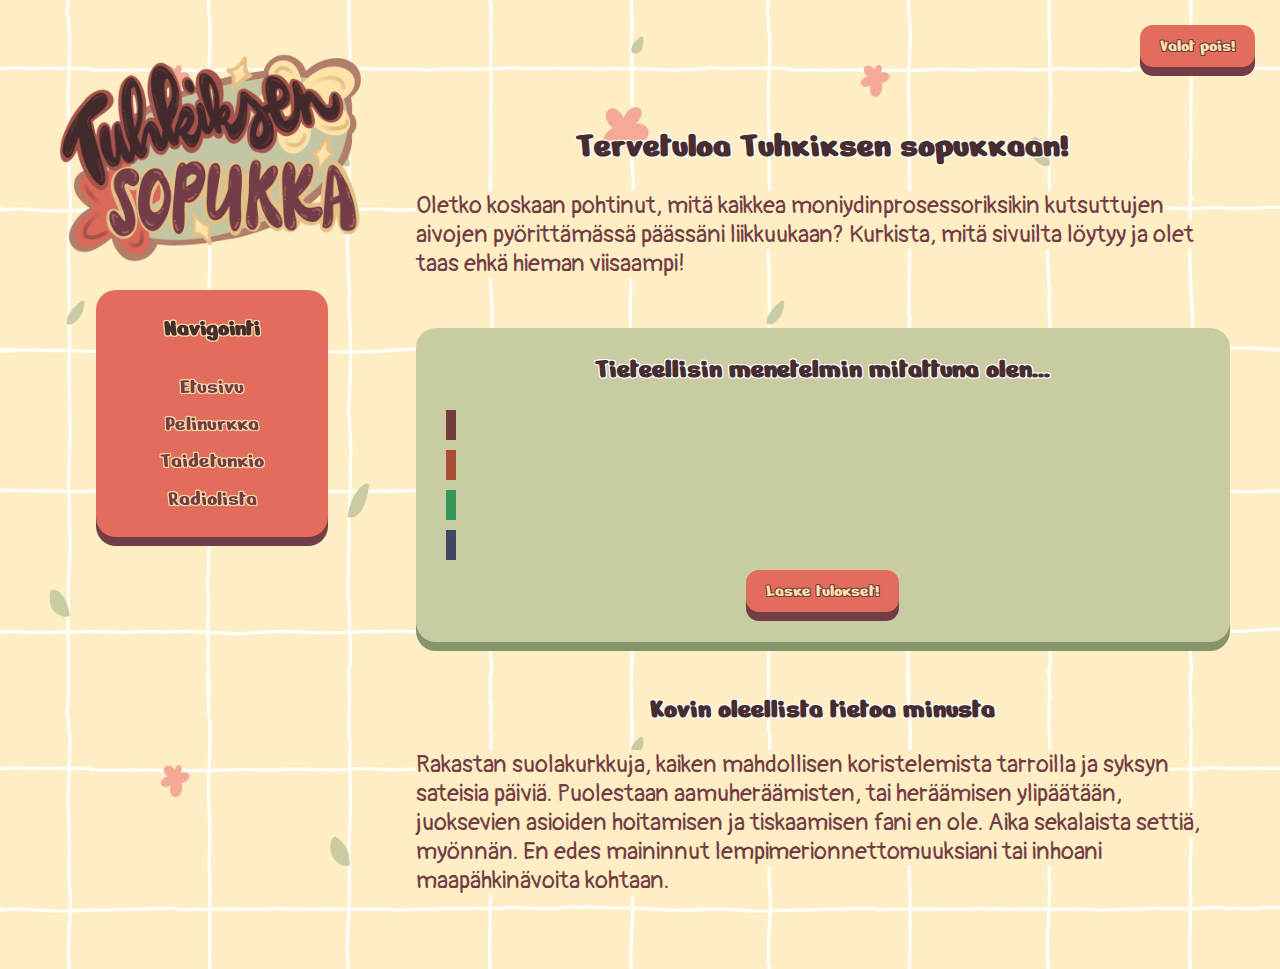
<file: index.html>
<!DOCTYPE html>
<html lang="fi">
  <head>
    <title>Tuhkiksen sopukka</title>
    <meta charset="utf-8" />
    <meta name="viewport" content="width=device-width, initial-scale=1" />
    <meta name="description" content="Tutustu Tuhkikseen." />
    <meta name="author" content="Venla Tuhkanen" />
    <link id="tyyli" rel="stylesheet" href="/css/tyyli.css" />
    <link id="mobiilityyli" rel="stylesheet" href="/css/mobiilityyli.css" />
    <link id="palkittyyli" rel="stylesheet" href="/css/palkittyyli.css" />
    <link rel="preconnect" href="https://fonts.googleapis.com">
    <link rel="preconnect" href="https://fonts.gstatic.com" crossorigin>
    <link rel='preconnect' href='https://fonts.gstatic.com' crossorigin>
    <link rel="preload" as="style" href="https://fonts.googleapis.com/css2?family=Nerko+One&family=Pangolin&display=swap">
    <link href="https://fonts.googleapis.com/css2?family=Nerko+One&family=Pangolin&display=swap" rel="stylesheet">
  </head>
  <script src="/js/index.js"></script>
  <script>
    vaihdaValittuTeema();
  </script>
  <body>
    <article id="vasen">
      <a href="index.html"><img id="logo" src="/img/logo.png" alt="Tuhkiksen sopukka -logo" /></a>
      <nav id="konenavi">
        <h2 id="navigointi">Navigointi</h2>
        <div id="linkit">
          <a href="index.html">Etusivu</a>
          <br>
          <a href="pelinurkka.html">Pelinurkka</a>
          <br />
          <a href="taidetunkio.html">Taidetunkio</a>
          <br />
          <a href="radiolista.html">Radiolista</a>
        </div>
      </nav>
    </article>
    <nav id="mobiilinavi">
      <button id="navinappi" onclick="navigointi()">Navigointi</button>
      <div id="mobiililinkit" style="display: none;">
        <a href="index.html">Etusivu</a>
        <br>
        <a href="pelinurkka.html">Pelinurkka</a>
        <br />
        <a href="taidetunkio.html">Taidetunkio</a>
        <br />
        <a href="radiolista.html">Radiolista</a>
      </div>
    </nav>
    <main>
      <article id="oikea">
        <button id="tummanappi" class="painike" onclick="tummaTila()" onload="valoTarkistus()">
          Valot pois!
        </button>
        <button id="valonappi" class="painike" onclick="valoTila()" onload="valoTarkistus()">
          Valot päälle!
        </button>
        <header>
          <h1>Tervetuloa Tuhkiksen sopukkaan!</h1>
        </header>
        <p>
          <span class="teksti"
            >Oletko koskaan pohtinut, mitä kaikkea moniydinprosessoriksikin
            kutsuttujen aivojen pyörittämässä päässäni liikkuukaan? Kurkista,
            mitä sivuilta löytyy ja olet taas ehkä hieman viisaampi!</span
          >
        </p>

        <div class="palkit">
          <h2>Tieteellisin menetelmin mitattuna olen...</h2>
          <p id="hopottaja" class="palkki">
            <span class="palkkiteksti">höpöttäjä 99%</span>
          </p>
          <p id="pohtija" class="palkki">
            <span class="palkkiteksti">pohtija 87%</span>
          </p>
          <p id="taiteilija" class="palkki">
            <span class="palkkiteksti">taiteilijasielu 68%</span>
          </p>
          <p id="holmoilija" class="palkki">
            <span class="palkkiteksti">hölmöilijä 83%</span>
          </p>
          <div id="nappi">
            <button class="painike" onclick="laske()">Laske tulokset!</button>
          </div>
        </div>

        <h2>Kovin oleellista tietoa minusta</h2>
        <p>
          <span class="teksti"
            >Rakastan suolakurkkuja, kaiken mahdollisen koristelemista tarroilla
            ja syksyn sateisia päiviä. Puolestaan aamuheräämisten, tai
            heräämisen ylipäätään, juoksevien asioiden hoitamisen ja tiskaamisen
            fani en ole. Aika sekalaista settiä, myönnän. En edes maininnut
            lempimerionnettomuuksiani tai inhoani maapähkinävoita kohtaan.</span
          >
        </p>
      </article>
    </main>
  </body>
</html>
</file>
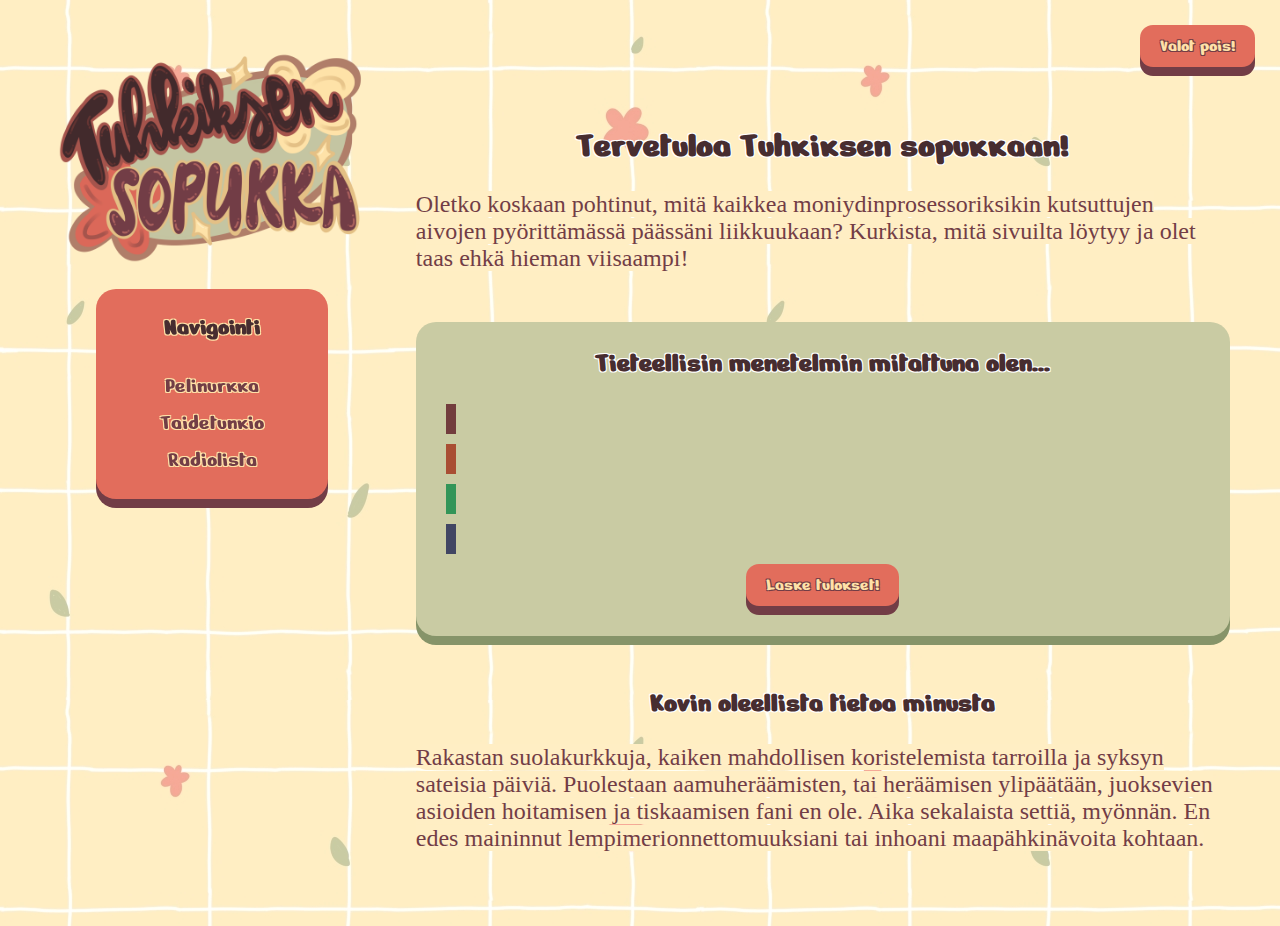
<file: html/index.html>
<!DOCTYPE html>
<html lang="fi">
  <head>
    <title>Tuhkiksen sopukka</title>
    <meta charset="utf-8" />
    <meta name="viewport" content="width=device-width, initial-scale=1" />
    <meta name="description" content="Tutustu Tuhkikseen." />
    <meta name="author" content="Venla Tuhkanen" />
    <link id="tyyli" rel="stylesheet" href="../css/tyyli.css" />
    <link id="mobiilityyli" rel="stylesheet" href="../css/mobiilityyli.css" />
    <link id="palkittyyli" rel="stylesheet" href="../css/palkittyyli.css" />
    <link rel="preconnect" href="https://fonts.googleapis.com" />
    <link rel="preconnect" href="https://fonts.gstatic.com" crossorigin />
    <link
      href="https://fonts.googleapis.com/css2?family=Leckerli+One&family=Nerko+One&display=swap"
      rel="stylesheet"
    />
  </head>

  <body>
    <article id="vasen">
      <img id="logo" src="../img/logo.png" alt="Tuhkiksen sopukka -logo" />
      <nav id="konenavi">
        <h2 id="navigointi">Navigointi</h2>
        <div id="linkit">
          <a href="pelinurkka.html">Pelinurkka</a>
          <br />
          <a href="taidetunkio.html">Taidetunkio</a>
          <br />
          <a href="radiolista.html">Radiolista</a>
        </div>
      </nav>
    </article>
    <nav id="mobiilinavi">
      <button id="navinappi" onclick="navigointi()">Navigointi</button>
      <div id="mobiililinkit">
        <a href="pelinurkka.html">Pelinurkka</a>
        <br />
        <a href="taidetunkio.html">Taidetunkio</a>
        <br />
        <a href="radiolista.html">Radiolista</a>
      </div>
    </nav>
    <main>
      <article id="oikea">
        <button id="tummanappi" class="painike" onclick="tummaTila()">
          Valot pois!
        </button>
        <button id="valonappi" class="painike" onclick="valoTila()">
          Valot päälle!
        </button>
        <header>
          <h1>Tervetuloa Tuhkiksen sopukkaan!</h1>
        </header>
        <p>
          <span class="teksti"
            >Oletko koskaan pohtinut, mitä kaikkea moniydinprosessoriksikin
            kutsuttujen aivojen pyörittämässä päässäni liikkuukaan? Kurkista,
            mitä sivuilta löytyy ja olet taas ehkä hieman viisaampi!</span
          >
        </p>

        <div class="palkit">
          <h2>Tieteellisin menetelmin mitattuna olen...</h2>
          <p id="hopottaja" class="palkki">
            <span class="palkkiteksti">höpöttäjä 99%</span>
          </p>
          <p id="pohtija" class="palkki">
            <span class="palkkiteksti">pohtija 87%</span>
          </p>
          <p id="taiteilija" class="palkki">
            <span class="palkkiteksti">taiteilijasielu 68%</span>
          </p>
          <p id="holmoilija" class="palkki">
            <span class="palkkiteksti">hölmöilijä 83%</span>
          </p>
          <div id="nappi">
            <button class="painike" onclick="laske()">Laske tulokset!</button>
          </div>
        </div>

        <h2>Kovin oleellista tietoa minusta</h2>
        <p>
          <span class="teksti"
            >Rakastan suolakurkkuja, kaiken mahdollisen koristelemista tarroilla
            ja syksyn sateisia päiviä. Puolestaan aamuheräämisten, tai
            heräämisen ylipäätään, juoksevien asioiden hoitamisen ja tiskaamisen
            fani en ole. Aika sekalaista settiä, myönnän. En edes maininnut
            lempimerionnettomuuksiani tai inhoani maapähkinävoita kohtaan.</span
          >
        </p>
      </article>
    </main>
    <script src="../js/index.js"></script>
  </body>
</html>
</file>
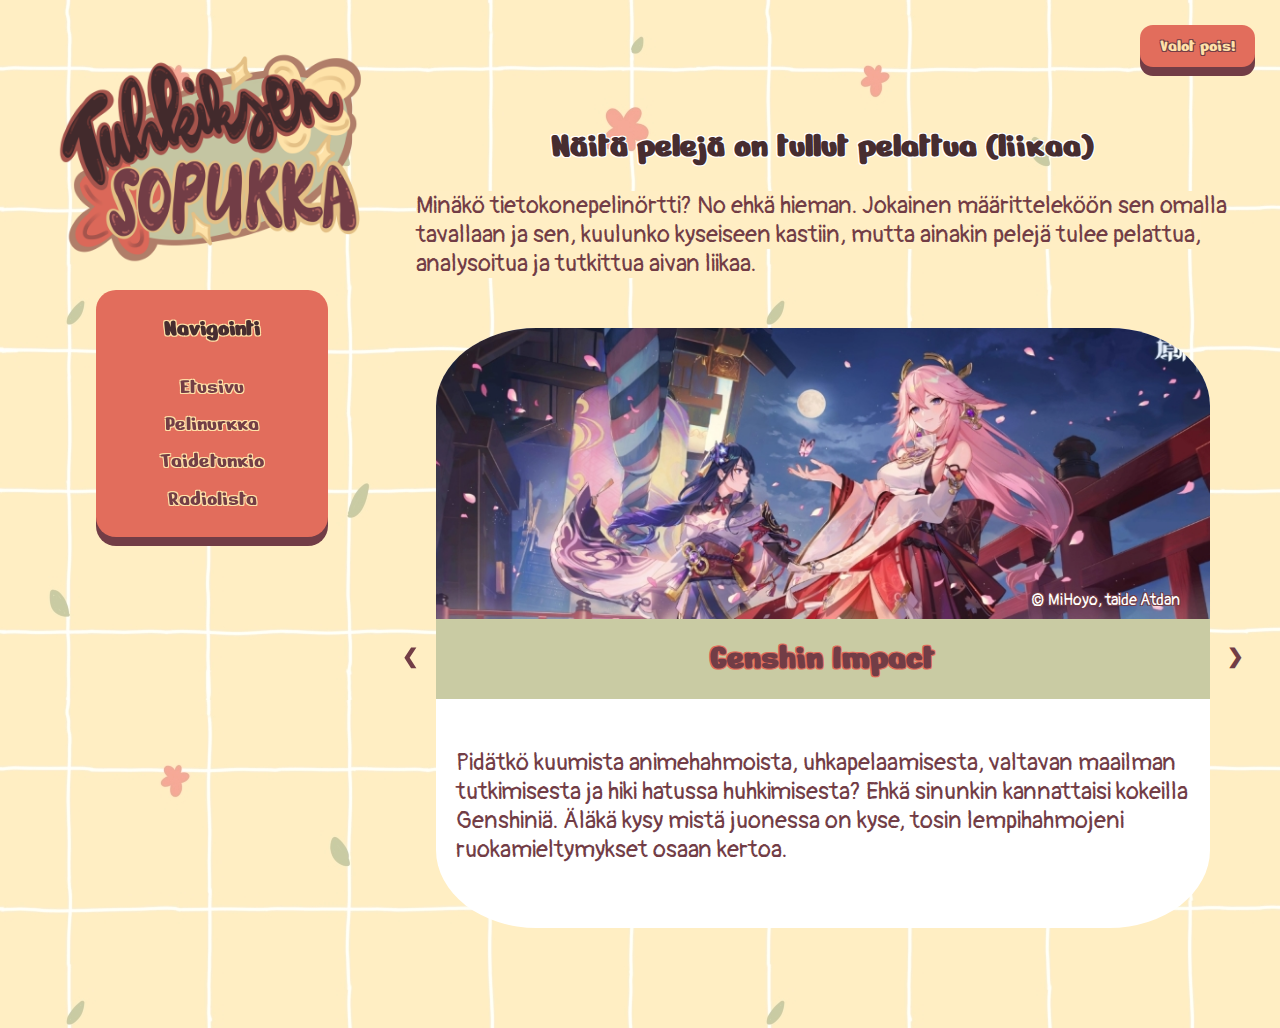
<file: pelinurkka.html>
<!DOCTYPE html>
<html lang="fi">
  <head>
    <title>Pelinurkka</title>
    <meta charset="utf-8" />
    <meta name="viewport" content="width=device-width, initial-scale=1" />
    <meta name="description" content="Tutustu Tuhkikseen." />
    <meta name="author" content="Venla Tuhkanen" />
    <link id="tyyli" rel="stylesheet" href="/css/tyyli.css" />
    <link id="mobiilityyli" rel="stylesheet" href="/css/mobiilityyli.css" />
    <link id="palkittyyli" rel="stylesheet" href="/css/palkittyyli.css" />
    <link id= "pelityyli" rel="stylesheet" href="/css/pelityyli.css" />
    <link rel="preconnect" href="https://fonts.googleapis.com">
    <link rel="preconnect" href="https://fonts.gstatic.com" crossorigin>
    <link rel="preload" as="style" href="https://fonts.googleapis.com/css2?family=Nerko+One&family=Pangolin&display=swap">
    <link href="https://fonts.googleapis.com/css2?family=Nerko+One&family=Pangolin&display=swap" rel="stylesheet">
  <script src="/js/index.js"></script>
  <script>
    vaihdaValittuTeema();
  </script>
  <body>
    <article id="vasen">
      <a href="index.html"><img id="logo" src="/img/logo.png" alt="Tuhkiksen sopukka -logo" /></a>
      <nav id="konenavi">
        <h2 id="navigointi">Navigointi</h2>
        <div id="linkit">
          <a href="index.html">Etusivu</a>
          <br />
          <a href="pelinurkka.html">Pelinurkka</a>
          <br />
          <a href="taidetunkio.html">Taidetunkio</a>
          <br />
          <a href="radiolista.html">Radiolista</a>
        </div>
      </nav>
    </article>
    <nav id="mobiilinavi">
      <button id="navinappi" onclick="navigointi()">Navigointi</button>
      <div id="mobiililinkit" style="display: none;">
        <a href="index.html">Etusivu</a>
        <br />
        <a href="pelinurkka.html">Pelinurkka</a>
        <br />
        <a href="taidetunkio.html">Taidetunkio</a>
        <br />
        <a href="radiolista.html">Radiolista</a>
      </div>
    </nav>
    <article id="oikea">
      <button id="tummanappi" class="painike" onclick="tummaTila()" onload="valoTarkistus()">
        Valot pois!
      </button>
      <button id="valonappi" class="painike" onclick="valoTila()" onload="valoTarkistus()">
        Valot päälle!
      </button>
      <header><h1>Näitä pelejä on tullut pelattua (liikaa)</h1></header>
      <p>
        <span class="teksti"
          >Minäkö tietokonepelinörtti? No ehkä hieman. Jokainen määritteleköön
          sen omalla tavallaan ja sen, kuulunko kyseiseen kastiin, mutta ainakin
          pelejä tulee pelattua, analysoitua ja tutkittua aivan liikaa.</span
        >
      </p>
      <div class="galleria peli">
        <div class="slidet peli">
          <div class="kuva">
            <img
              src="/img/genshin.jpg"
              alt="Japanilaistyyliset hahmot Raiden Ei ja Yae Miko pelistä Genshin Impact."
            />
            <p class="tekijanoikeudet">&#169; MiHoyo, taide Atdan</p>
          </div>

          <h2 class="pelinimi">Genshin Impact</h2>
          <p>
            Pidätkö kuumista animehahmoista, uhkapelaamisesta, valtavan maailman
            tutkimisesta ja hiki hatussa huhkimisesta? Ehkä sinunkin kannattaisi
            kokeilla Genshiniä. Äläkä kysy mistä juonessa on kyse, tosin
            lempihahmojeni ruokamieltymykset osaan kertoa.
          </p>
        </div>

        <div class="slidet peli">
          <div class="kuva">
            <img
              src="/img/botw.jpg"
              alt="Hahmo seisomassa kielekkeellä, josta näkyy autio metsämaisema ja tulivuori taustalla."
            />
            <p class="tekijanoikeudet">&#169; Nintendo</p>
          </div>
          <h2 class="pelinimi zelda">
            The Legend of Zelda: Breath of the Wild
          </h2>
          <p>
            Jos haluat tutkia valtavaa maailmaa ilman uhkapelaamista tai
            hahmojen kuolaamista, tämä on loistava vaihtoehto kokeilla. Juoni
            tosin saa herkimmille tipan linssiin useammankin kerran, jos olet
            oikein investoitunut. Valtakunnan pelastamisessa ei ole kiire,
            keksit kyllä vaikka ja mitä sekoiltavaa.
          </p>
        </div>
        <div class="slidet peli">
          <div class="kuva">
            <img
              src="/img/witcher.jpg"
              alt="Mies hevosen selässä. Taustalla pieni keskiaikainen kylä, metsää ja vuori."
            />
            <p class="tekijanoikeudet">&#169; CDPR</p>
          </div>
          <h2 class="pelinimi">The Witcher 3: Wild Hunt</h2>
          <p>
            Pääset taas juoksemaan (sekä uimaan, ratsastamaan tai vaikka
            etenemään kuperkeikoilla) pitkin valtavaa maailmaa. Tosin helposti
            jumittuu tuntikausiksi pelaamaan ehkä parasta korttipeliä ikinä
            seikkailemisen sijaan. Tämä ei koko perheen peli ole verisistä
            taisteluista ja kiusallisesta naisten jyystämisestä johtuen.
            Kylläkin koko perheeni on peliä pelannut tai seurannut sivusta.
          </p>
        </div>

        <!-- painikkeet, joilla liikutaan -->
        <a class="edellinen peli" onclick="liikuPeliSlide(-1)">&#10094;</a>
        <a class="seuraava peli" onclick="liikuPeliSlide(1)">&#10095;</a>
      </div>
    </article>
  </body>
</html>
</file>
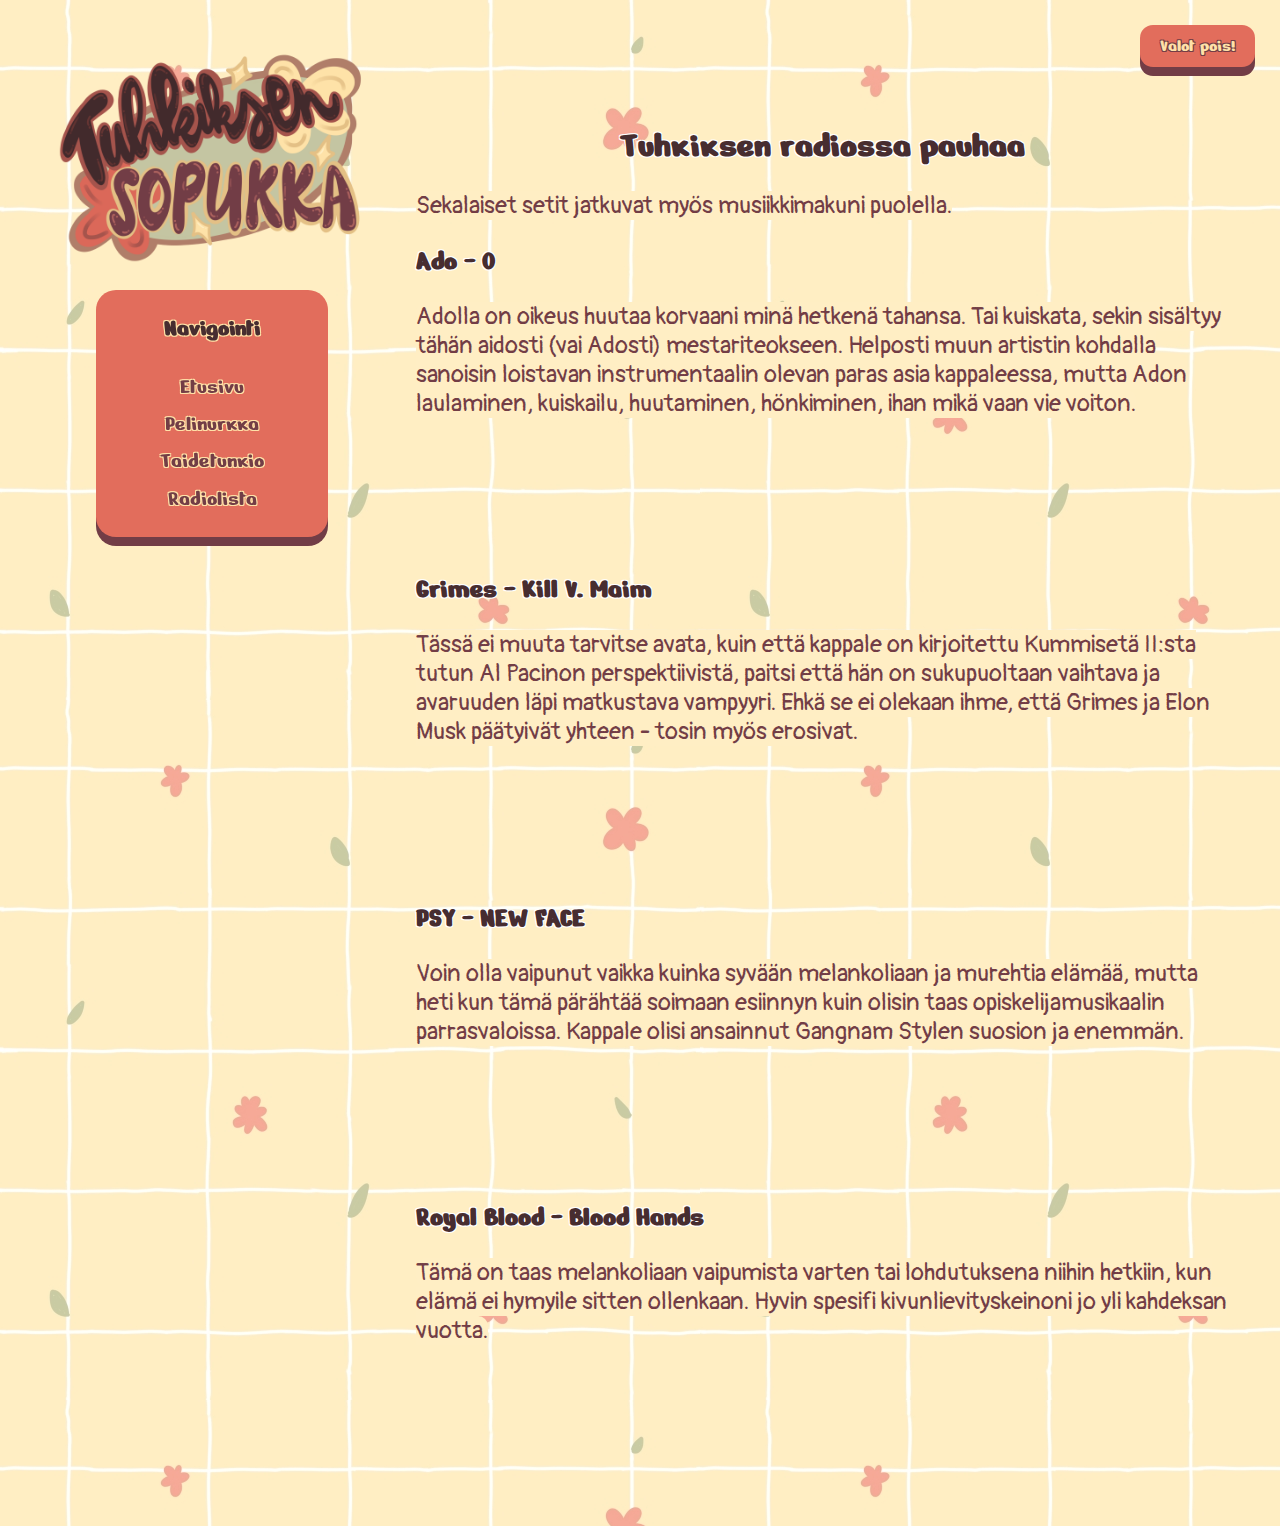
<file: radiolista.html>
<!DOCTYPE html>
<html lang="fi">
  <head>
    <title>Radiolista</title>
    <meta charset="utf-8" />
    <meta name="viewport" content="width=device-width, initial-scale=1" />
    <meta name="description" content="Tutustu Tuhkikseen." />
    <meta name="author" content="Venla Tuhkanen" />
    <link id="tyyli" rel="stylesheet" href="/css/tyyli.css" />
    <link id="mobiilityyli" rel="stylesheet" href="/css/mobiilityyli.css" />
    <link id="palkittyyli" rel="stylesheet" href="/css/palkittyyli.css" />
    <link rel="preconnect" href="https://fonts.googleapis.com">
    <link rel="preconnect" href="https://fonts.gstatic.com" crossorigin>
    <link rel="preload" as="style" href="https://fonts.googleapis.com/css2?family=Nerko+One&family=Pangolin&display=swap">
    <link href="https://fonts.googleapis.com/css2?family=Nerko+One&family=Pangolin&display=swap" rel="stylesheet">
  </head>
  <script src="/js/index.js"></script>
  <script>
    vaihdaValittuTeema();
  </script>

  <body>
    <article id="vasen">
      <a href="index.html"><img id="logo" src="/img/logo.png" alt="Tuhkiksen sopukka -logo" /></a>
      <nav id="konenavi">
        <h2 id="navigointi">Navigointi</h2>
        <div id="linkit">
          <a href="index.html">Etusivu</a>
          <br>
          <a href="pelinurkka.html">Pelinurkka</a>
          <br>
          <a href="taidetunkio.html">Taidetunkio</a>
          <br>
          <a href="radiolista.html">Radiolista</a>
        </div>
      </nav>
    </article>
    <nav id="mobiilinavi">
      <button id="navinappi" onclick="navigointi()">Navigointi</button>
      <div id="mobiililinkit" style="display: none;">
        <a href="index.html">Etusivu</a>
        <br />
        <a href="pelinurkka.html">Pelinurkka</a>
        <br />
        <a href="taidetunkio.html">Taidetunkio</a>
        <br />
        <a href="radiolista.html">Radiolista</a>
      </div>
    </nav>
    <article id="oikea">
      <button id="tummanappi" class="painike" onclick="tummaTila()" onload="valoTarkistus()">
        Valot pois!
      </button>
      <button id="valonappi" class="painike" onclick="valoTila()" onload="valoTarkistus()">
        Valot päälle!
      </button>
      <header><h1>Tuhkiksen radiossa pauhaa</h1></header>
      <p>
        <span class="teksti"
          >Sekalaiset setit jatkuvat myös musiikkimakuni puolella.</span
        >
      </p>

      <h2 class="kappale">Ado - O</h2>
      <p>
        <span class="teksti"
          >Adolla on oikeus huutaa korvaani minä hetkenä tahansa. Tai kuiskata,
          sekin sisältyy tähän aidosti (vai Adosti) mestariteokseen. Helposti
          muun artistin kohdalla sanoisin loistavan instrumentaalin olevan paras
          asia kappaleessa, mutta Adon laulaminen, kuiskailu, huutaminen,
          hönkiminen, ihan mikä vaan vie voiton.</span
        >
      </p>
      <iframe
        title="Ado - O Spotify-upotus"
        class="spotify"
        src="https://open.spotify.com/embed/track/4QySJOxAfh74N1MzGkXi1n?utm_source=generator"
        allowfullscreen=""
        allow="autoplay; clipboard-write; encrypted-media; fullscreen; picture-in-picture"
        loading="lazy"
        
      ></iframe>

      <h2 class="kappale">Grimes - Kill V. Maim</h2>
      <p>
        <span class="teksti"
          >Tässä ei muuta tarvitse avata, kuin että kappale on kirjoitettu
          Kummisetä II:sta tutun Al Pacinon perspektiivistä, paitsi että hän on
          sukupuoltaan vaihtava ja avaruuden läpi matkustava vampyyri. Ehkä se
          ei olekaan ihme, että Grimes ja Elon Musk päätyivät yhteen - tosin
          myös erosivat.</span
        >
      </p>
      <iframe
        title="Grimes - Kill V. Maim Spotify-upotus"
        class="spotify"
        src="https://open.spotify.com/embed/track/3WXhshrs1fzwF3rQE399Gq?utm_source=generator"
        allowfullscreen=""
        allow="autoplay; clipboard-write; encrypted-media; fullscreen; picture-in-picture"
        loading="lazy"
        
      ></iframe>

      <h2 class="kappale">PSY - NEW FACE</h2>
      <p>
        <span class="teksti"
          >Voin olla vaipunut vaikka kuinka syvään melankoliaan ja murehtia
          elämää, mutta heti kun tämä pärähtää soimaan esiinnyn kuin olisin taas
          opiskelijamusikaalin parrasvaloissa. Kappale olisi ansainnut Gangnam
          Stylen suosion ja enemmän.</span
        >
      </p>
      <iframe
        title="PSY - NEW FACE Spotify-upotus"
        class="spotify"
        src="https://open.spotify.com/embed/track/25YgkxnU4UzEG4ORni69Rw?utm_source=generator"
        allowfullscreen=""
        allow="autoplay; clipboard-write; encrypted-media; fullscreen; picture-in-picture"
        loading="lazy"
        
      ></iframe>

      <h2 class="kappale">Royal Blood - Blood Hands</h2>
      <p>
        <span class="teksti"
          >Tämä on taas melankoliaan vaipumista varten tai lohdutuksena niihin
          hetkiin, kun elämä ei hymyile sitten ollenkaan. Hyvin spesifi
          kivunlievityskeinoni jo yli kahdeksan vuotta.</span
        >
      </p>
      <iframe
        title="Royal Blood - Blood Hands Spotify-upotus"
        class="spotify"
        src="https://open.spotify.com/embed/track/0u2W89AQvH3sDVg7UX6YOT?utm_source=generator"
        allowfullscreen=""
        allow="autoplay; clipboard-write; encrypted-media; fullscreen; picture-in-picture"
        loading="lazy"
      ></iframe>
    </article>
  </body>
</html>
</file>
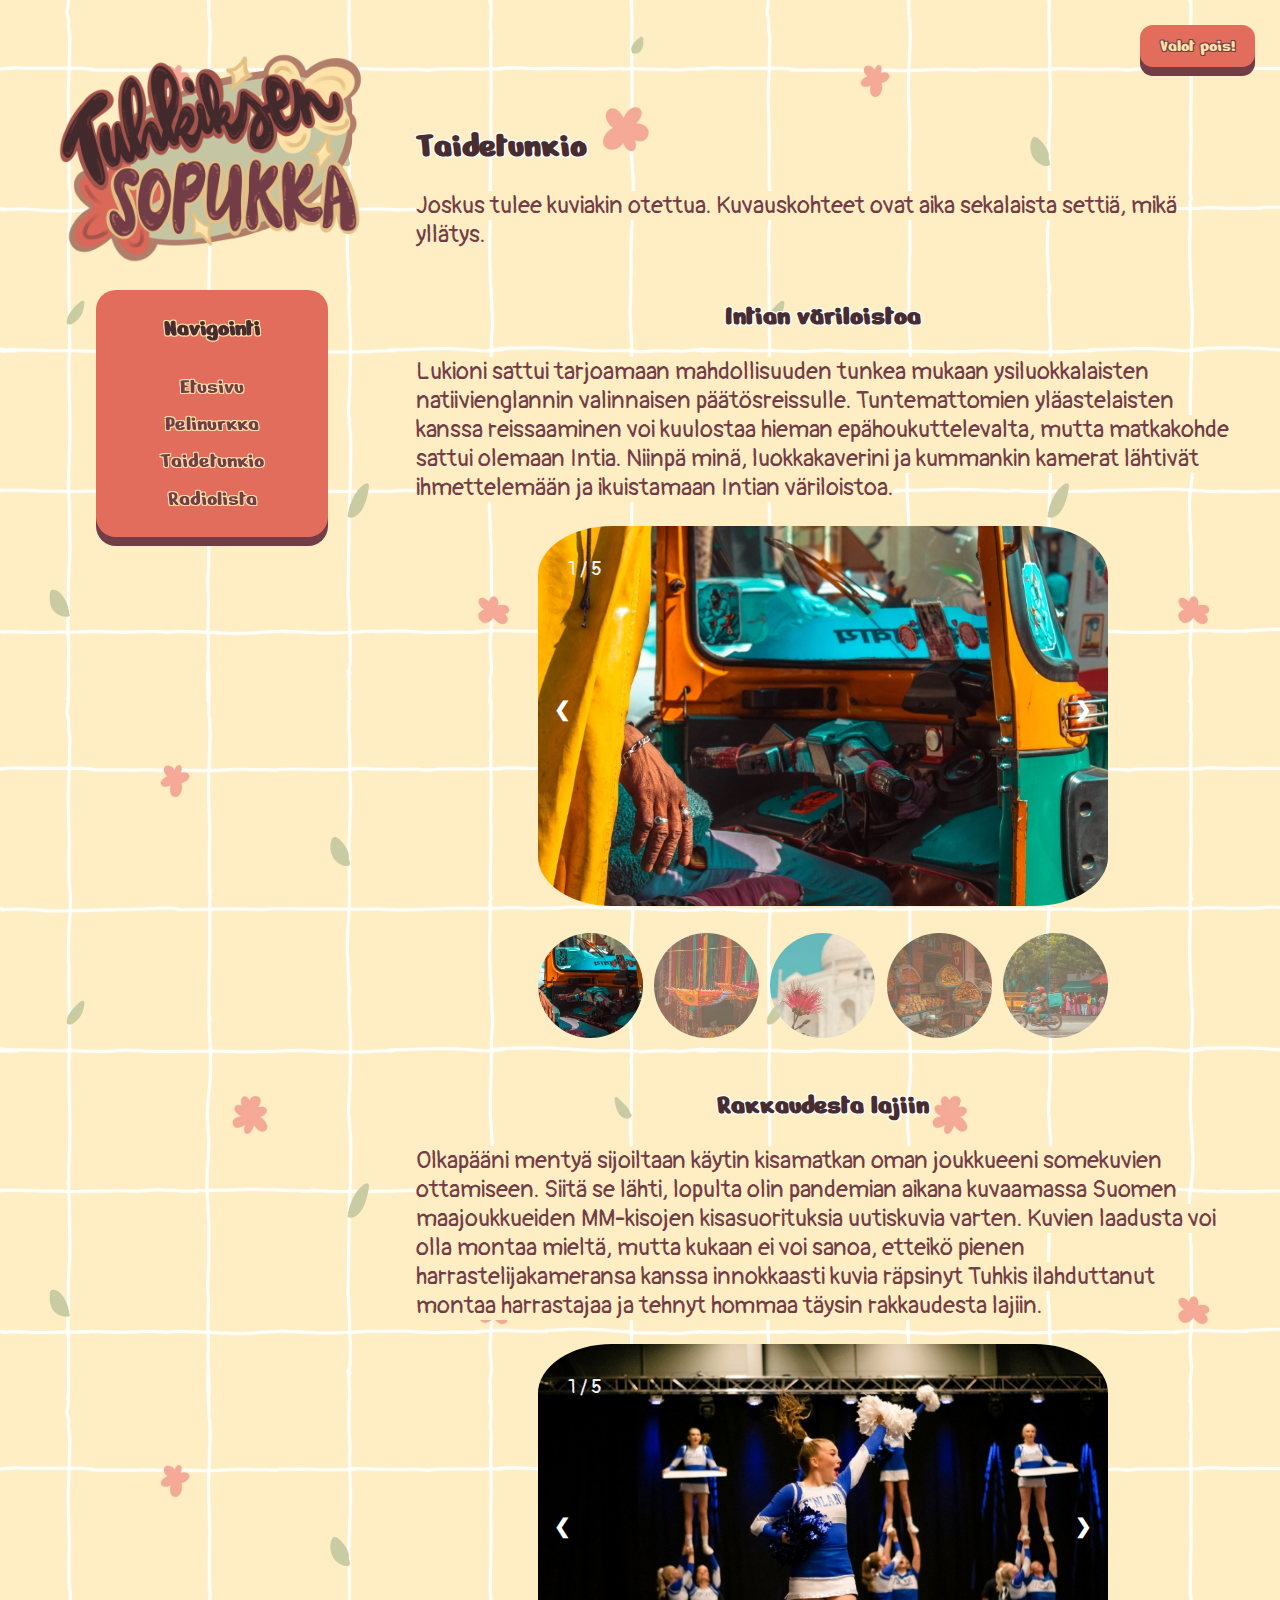
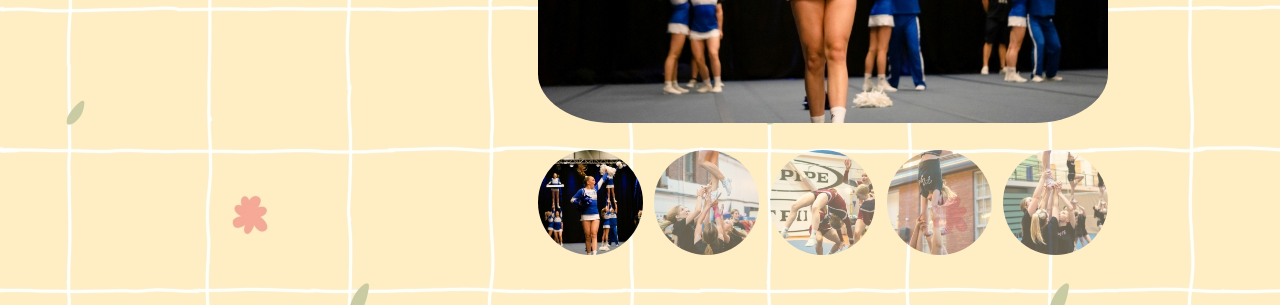
<file: taidetunkio.html>
<!DOCTYPE html>
<html lang="fi">
  <head>
    <title>Taidetunkio</title>
    <meta charset="utf-8" />
    <meta name="viewport" content="width=device-width, initial-scale=1" />
    <meta name="description" content="Tutustu Tuhkikseen." />
    <meta name="author" content="Venla Tuhkanen" />
    <link id="tyyli" rel="stylesheet" href="/css/tyyli.css" />
    <link id="mobiilityyli" rel="stylesheet" href="/css/mobiilityyli.css" />
    <link id="palkittyyli" rel="stylesheet" href="/css/palkittyyli.css" />
    <link rel="stylesheet" href="/css/taidetyyli.css" />
    <link rel="preconnect" href="https://fonts.googleapis.com">
    <link rel="preconnect" href="https://fonts.gstatic.com" crossorigin>
    <link rel="preload" as="style" href="https://fonts.googleapis.com/css2?family=Nerko+One&family=Pangolin&display=swap">
    <link href="https://fonts.googleapis.com/css2?family=Nerko+One&family=Pangolin&display=swap" rel="stylesheet">
  </head>
  <script src="/js/index.js"></script>
  <script>
    vaihdaValittuTeema();
  </script>
  <body>
    <article id="vasen">
      <a href="index.html"><img id="logo" src="/img/logo.png" alt="Tuhkiksen sopukka -logo" /></a>
      <nav id="konenavi">
        <h2 id="navigointi">Navigointi</h2>
        <div id="linkit">
          <a href="index.html">Etusivu</a>
          <br />
          <a href="pelinurkka.html">Pelinurkka</a>
          <br />
          <a href="taidetunkio.html">Taidetunkio</a>
          <br />
          <a href="radiolista.html">Radiolista</a>
        </div>
      </nav>
    </article>
    <nav id="mobiilinavi">
      <button id="navinappi" onclick="navigointi()">Navigointi</button>
      <div id="mobiililinkit" style="display: none;">
        <a href="index.html">Etusivu</a>
        <br />
        <a href="pelinurkka.html">Pelinurkka</a>
        <br />
        <a href="taidetunkio.html">Taidetunkio</a>
        <br />
        <a href="radiolista.html">Radiolista</a>
      </div>
    </nav>
    <article id="oikea">
      <button id="tummanappi" class="painike" onclick="tummaTila()" onload="valoTarkistus()">
        Valot pois!
      </button>
      <button id="valonappi" class="painike" onclick="valoTila()" onload="valoTarkistus()">
        Valot päälle!
      </button>
      <h1>Taidetunkio</h1>
      <p>
        <span class="teksti">
          Joskus tulee kuviakin otettua. Kuvauskohteet ovat aika sekalaista
          settiä, mikä yllätys.
        </span>
      </p>

      <!-- kuvagalleria 1 -->

      <h2>Intian väriloistoa</h2>
      <p>
        <span class="teksti"
          >Lukioni sattui tarjoamaan mahdollisuuden tunkea mukaan
          ysiluokkalaisten natiivienglannin valinnaisen päätösreissulle.
          Tuntemattomien yläastelaisten kanssa reissaaminen voi kuulostaa hieman
          epähoukuttelevalta, mutta matkakohde sattui olemaan Intia. Niinpä
          minä, luokkakaverini ja kummankin kamerat lähtivät ihmettelemään ja
          ikuistamaan Intian väriloistoa.</span
        >
      </p>
      <div class="galleria">
        <div class="slidet intia">
          <div class="numero intia">1 / 5</div>
          <img src="/img/intia1.jpg" alt="Tuk-tuk-kulkuneuvo" />
        </div>

        <!-- täysikokoiset kuvat ja niiden numerotekstit -->
        <div class="slidet intia">
          <div class="numero intia">2 / 5</div>
          <img
            src="/img/intia2.jpg"
            alt="Myyntikoju, etualalla värikkäitä sateenvarjoja"
          />
        </div>

        <div class="slidet intia">
          <div class="numero intia">3 / 5</div>
          <img
            src="/img/intia3.jpg"
            alt="Hyönteinen kukassa, taustalla Taj Mahal"
          />
        </div>

        <div class="slidet intia">
          <div class="numero intia">4 / 5</div>
          <img src="/img/intia4.jpg" alt="Ruokakoju" />
        </div>

        <div class="slidet intia">
          <div class="numero intia">5 / 5</div>
          <img
            src="/img/intia5.jpg"
            alt="Moottoripyöräilijä ajaa koululaisten ohi"
          />
        </div>

        <!-- painikkeet, joilla liikutaan -->
        <a class="edellinen intia" onclick="liikuIntiaSlide(-1)">&#10094;</a>
        <a class="seuraava intia" onclick="liikuIntiaSlide(1)">&#10095;</a>
        <!-- pikkukuvat -->
        <div class="rivi">
          <div class="sarake">
            <img
              class="pikkukuva intia"
              src="/img/pikkuintia1.jpg"
              onclick="isoIntiaSlide(1)"
              alt="Tuk-tuk-kulkuneuvo"
            />
          </div>

          <div class="sarake">
            <img
              class="pikkukuva intia"
              src="/img/pikkuintia2.jpg"
              onclick="isoIntiaSlide(2)"
              alt="Myyntikoju, etualalla värikkäitä sateenvarjoja"
            />
          </div>

          <div class="sarake">
            <img
              class="pikkukuva intia"
              src="/img/pikkuintia3.jpg"
              onclick="isoIntiaSlide(3)"
              alt="Hyönteinen kukassa, taustalla Taj Mahal"
            />
          </div>

          <div class="sarake">
            <img
              class="pikkukuva intia"
              src="/img/pikkuintia4.jpg"
              onclick="isoIntiaSlide(4)"
              alt="Ruokakoju"
            />
          </div>

          <div class="sarake">
            <img
              class="pikkukuva intia"
              src="/img/pikkuintia5.jpg"
              onclick="isoIntiaSlide(5)"
              alt="Moottoripyöräilijä ajaa koululaisten ohi"
            />
          </div>
        </div>
      </div>

      <h2>Rakkaudesta lajiin</h2>
      <p>
        <span class="teksti"
          >Olkapääni mentyä sijoiltaan käytin kisamatkan oman joukkueeni
          somekuvien ottamiseen. Siitä se lähti, lopulta olin pandemian aikana
          kuvaamassa Suomen maajoukkueiden MM-kisojen kisasuorituksia uutiskuvia
          varten. Kuvien laadusta voi olla montaa mieltä, mutta kukaan ei voi
          sanoa, etteikö pienen harrastelijakameransa kanssa innokkaasti kuvia
          räpsinyt Tuhkis ilahduttanut montaa harrastajaa ja tehnyt hommaa
          täysin rakkaudesta lajiin.</span
        >
      </p>
      <div class="galleria">
        <div class="slidet cheer">
          <div class="numero cheer">1 / 5</div>
          <img
            src="/img/cheer1.jpg"
            alt="Junioreiden sekamaajoukkue tekemässä MM-kisaohjelman huutoa. Etualalla tyttö huiskien kanssa."
          />
        </div>

        <!-- täysikokoiset kuvat ja niiden numerotekstit -->
        <div class="slidet cheer">
          <div class="numero cheer">2 / 5</div>
          <img
            src="/img/cheer2.jpg"
            alt="Cheerleaderit tekemässä stunttia, jossa nostajat pyörittävät yhdellä jalalla seisovaa nousijaa."
          />
        </div>

        <div class="slidet cheer">
          <div class="numero cheer">3 / 5</div>
          <img
            src="/img/cheer3.jpg"
            alt="Cheerleaderit tekemässä stunttia, nostajat valmiina nostamaan akrobaattista liikettä tekevän tytön."
          />
        </div>

        <div class="slidet cheer">
          <div class="numero cheer">4 / 5</div>
          <img
            src="/img/cheer4.jpg"
            alt="Cheerleading-stuntti, jossa käsillä seisova tyttö nostettu korkealle."
          />
        </div>

        <div class="slidet cheer">
          <div class="numero cheer">5 / 5</div>
          <img
            src="/img/cheer5.jpg"
            alt="Cheerleading-joukkueen harjoitukset, ryhmät nostavat yhdellä jalalla seisovia nousijoita."
          />
        </div>

        <!-- painikkeet, joilla liikutaan -->
        <a class="edellinen cheer" onclick="liikuCheerSlide(-1)">&#10094;</a>
        <a class="seuraava cheer" onclick="liikuCheerSlide(1)">&#10095;</a>

        <!-- pikkukuvat -->
        <div class="rivi">
          <div class="sarake">
            <img
              class="pikkukuva cheer"
              src="/img/pikkucheer1.jpg"
              onclick="isoCheerSlide(1)"
              alt="Junioreiden sekamaajoukkue tekemässä MM-kisaohjelman huutoa. Etualalla tyttö huiskien kanssa."
            />
          </div>

          <div class="sarake">
            <img
              class="pikkukuva cheer"
              src="/img/pikkucheer2.jpg"
              onclick="isoCheerSlide(2)"
              alt="Cheerleaderit tekemässä stunttia, jossa nostajat pyörittävät yhdellä jalalla seisovaa nousijaa."
            />
          </div>

          <div class="sarake">
            <img
              class="pikkukuva cheer"
              src="/img/pikkucheer3.jpg"
              onclick="isoCheerSlide(3)"
              alt="Cheerleaderit tekemässä stunttia, nostajat valmiina nostamaan akrobaattista liikettä tekevän tytön."
            />
          </div>

          <div class="sarake">
            <img
              class="pikkukuva cheer"
              src="/img/pikkucheer4.jpg"
              onclick="isoCheerSlide(4)"
              alt="Cheerleading-stuntti, jossa käsillä seisova tyttö nostettu korkealle."
            />
          </div>

          <div class="sarake">
            <img
              class="pikkukuva cheer"
              src="/img/pikkucheer5.jpg"
              onclick="isoCheerSlide(5)"
              alt="Cheerleading-joukkueen harjoitukset, ryhmät nostavat yhdellä jalalla seisovia nousijoita."
            />
          </div>
        </div>
      </div>
    </article>
  </body>
</html>
</file>
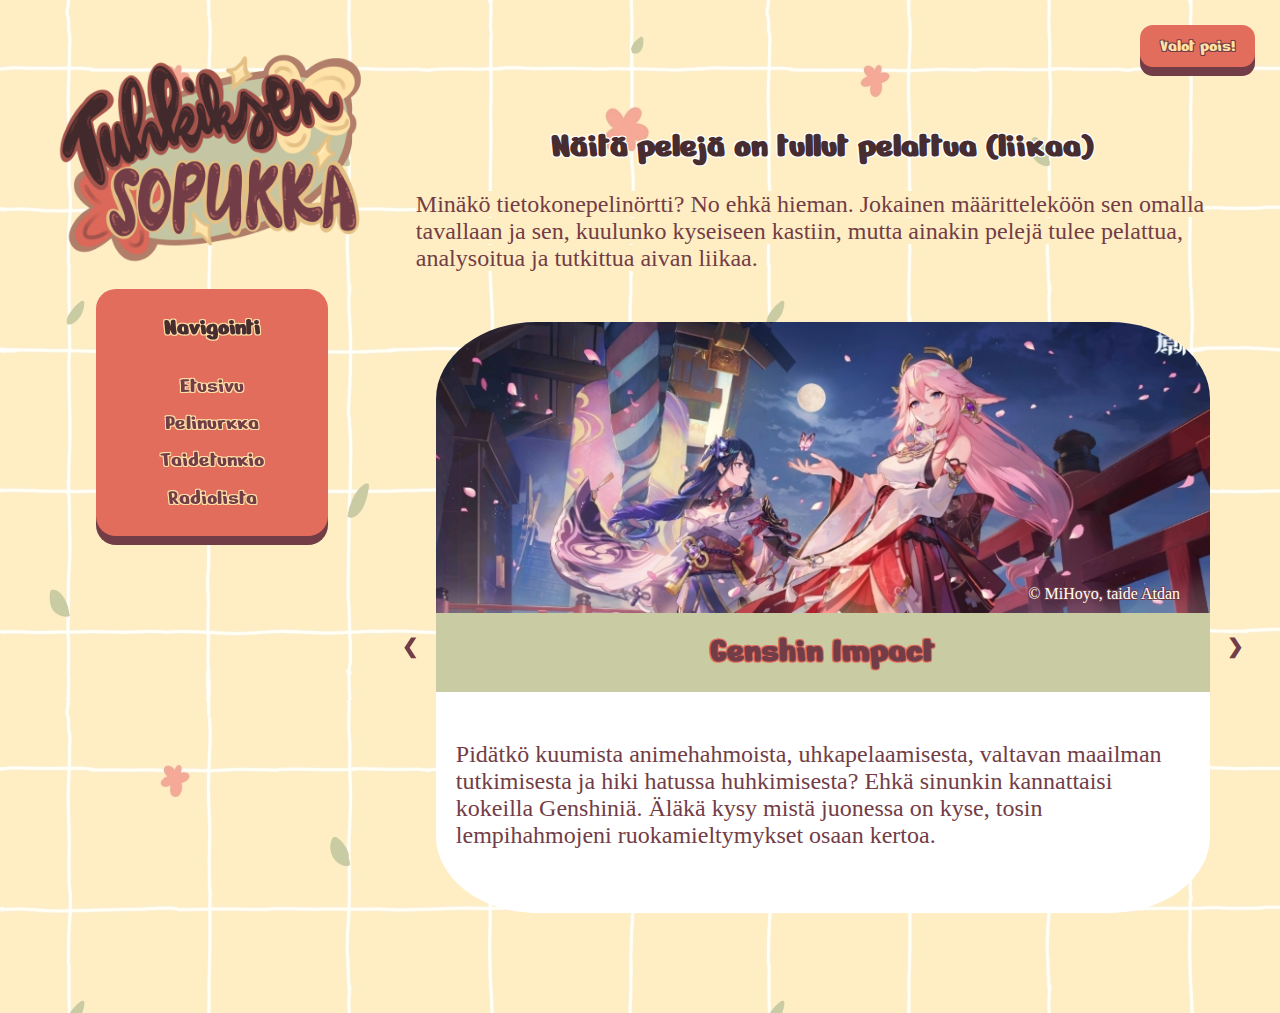
<file: html/pelinurkka.html>
<!DOCTYPE html>
<html lang="fi">
  <head>
    <title>Tuhkiksen sopukka</title>
    <meta charset="utf-8" />
    <meta name="viewport" content="width=device-width, initial-scale=1" />
    <meta name="description" content="Tutustu Tuhkikseen." />
    <meta name="author" content="Venla Tuhkanen" />
    <link id="tyyli" rel="stylesheet" href="../css/tyyli.css" />
    <link id="mobiilityyli" rel="stylesheet" href="../css/mobiilityyli.css" />
    <link id="palkittyyli" rel="stylesheet" href="../css/palkittyyli.css" />
    <link rel="stylesheet" href="../css/pelityyli.css" />
    <link rel="preconnect" href="https://fonts.googleapis.com" />
    <link rel="preconnect" href="https://fonts.gstatic.com" crossorigin />
    <link
      href="https://fonts.googleapis.com/css2?family=Leckerli+One&family=Nerko+One&display=swap"
      rel="stylesheet"
    />
  </head>
  <body>
    <article id="vasen">
      <img id="logo" src="../img/logo.png" alt="Tuhkiksen sopukka -logo" />
      <nav id="konenavi">
        <h2 id="navigointi">Navigointi</h2>
        <div id="linkit">
          <a href="index.html">Etusivu</a>
          <br />
          <a href="pelinurkka.html">Pelinurkka</a>
          <br />
          <a href="taidetunkio.html">Taidetunkio</a>
          <br />
          <a href="radiolista.html">Radiolista</a>
        </div>
      </nav>
    </article>
    <nav id="mobiilinavi">
      <button id="navinappi" onclick="navigointi()">Navigointi</button>
      <div id="mobiililinkit">
        <a href="index.html">Etusivu</a>
        <br />
        <a href="pelinurkka.html">Pelinurkka</a>
        <br />
        <a href="taidetunkio.html">Taidetunkio</a>
        <br />
        <a href="radiolista.html">Radiolista</a>
      </div>
    </nav>
    <article id="oikea">
      <button id="tummanappi" class="painike" onclick="tummaTila()">
        Valot pois!
      </button>
      <button id="valonappi" class="painike" onclick="valoTila()">
        Valot päälle!
      </button>
      <header><h1>Näitä pelejä on tullut pelattua (liikaa)</h1></header>
      <p>
        <span class="teksti"
          >Minäkö tietokonepelinörtti? No ehkä hieman. Jokainen määritteleköön
          sen omalla tavallaan ja sen, kuulunko kyseiseen kastiin, mutta ainakin
          pelejä tulee pelattua, analysoitua ja tutkittua aivan liikaa.</span
        >
      </p>
      <div class="galleria peli">
        <div class="slidet peli">
          <div class="kuva">
            <img
              src="../img/genshin.jpg"
              alt="Japanilaistyyliset hahmot Raiden Ei ja Yae Miko pelistä Genshin Impact."
            />
            <p class="tekijanoikeudet">&#169; MiHoyo, taide Atdan</p>
          </div>

          <h2 class="pelinimi">Genshin Impact</h2>
          <p>
            Pidätkö kuumista animehahmoista, uhkapelaamisesta, valtavan maailman
            tutkimisesta ja hiki hatussa huhkimisesta? Ehkä sinunkin kannattaisi
            kokeilla Genshiniä. Äläkä kysy mistä juonessa on kyse, tosin
            lempihahmojeni ruokamieltymykset osaan kertoa.
          </p>
        </div>

        <div class="slidet peli">
          <div class="kuva">
            <img
              src="../img/botw.jpg"
              alt="Hahmo seisomassa kielekkeellä, josta näkyy autio metsämaisema ja tulivuori taustalla."
            />
            <p class="tekijanoikeudet">&#169; Nintendo</p>
          </div>
          <h2 class="pelinimi zelda">
            The Legend of Zelda: Breath of the Wild
          </h2>
          <p>
            Jos haluat tutkia valtavaa maailmaa ilman uhkapelaamista tai
            hahmojen kuolaamista, tämä on loistava vaihtoehto kokeilla. Juoni
            tosin saa herkimmille tipan linssiin useammankin kerran, jos olet
            oikein investoitunut. Valtakunnan pelastamisessa ei ole kiire,
            keksit kyllä vaikka ja mitä sekoiltavaa.
          </p>
        </div>
        <div class="slidet peli">
          <div class="kuva">
            <img
              src="../img/witcher.jpg"
              alt="Mies hevosen selässä. Taustalla pieni keskiaikainen kylä, metsää ja vuori."
            />
            <p class="tekijanoikeudet">&#169; CDPR</p>
          </div>
          <h2 class="pelinimi">The Witcher 3: Wild Hunt</h2>
          <p>
            Pääset taas juoksemaan (sekä uimaan, ratsastamaan tai vaikka
            etenemään kuperkeikoilla) pitkin valtavaa maailmaa. Tosin helposti
            jumittuu tuntikausiksi pelaamaan ehkä parasta korttipeliä ikinä
            seikkailemisen sijaan. Tämä ei koko perheen peli ole verisistä
            taisteluista ja kiusallisesta naisten jyystämisestä johtuen.
            Kylläkin koko perheeni on peliä pelannut tai seurannut sivusta.
          </p>
        </div>

        <!-- painikkeet, joilla liikutaan -->
        <a class="edellinen peli" onclick="liikuPeliSlide(-1)">&#10094;</a>
        <a class="seuraava peli" onclick="liikuPeliSlide(1)">&#10095;</a>
      </div>
    </article>
    <script src="../js/index.js"></script>
  </body>
</html>
</file>
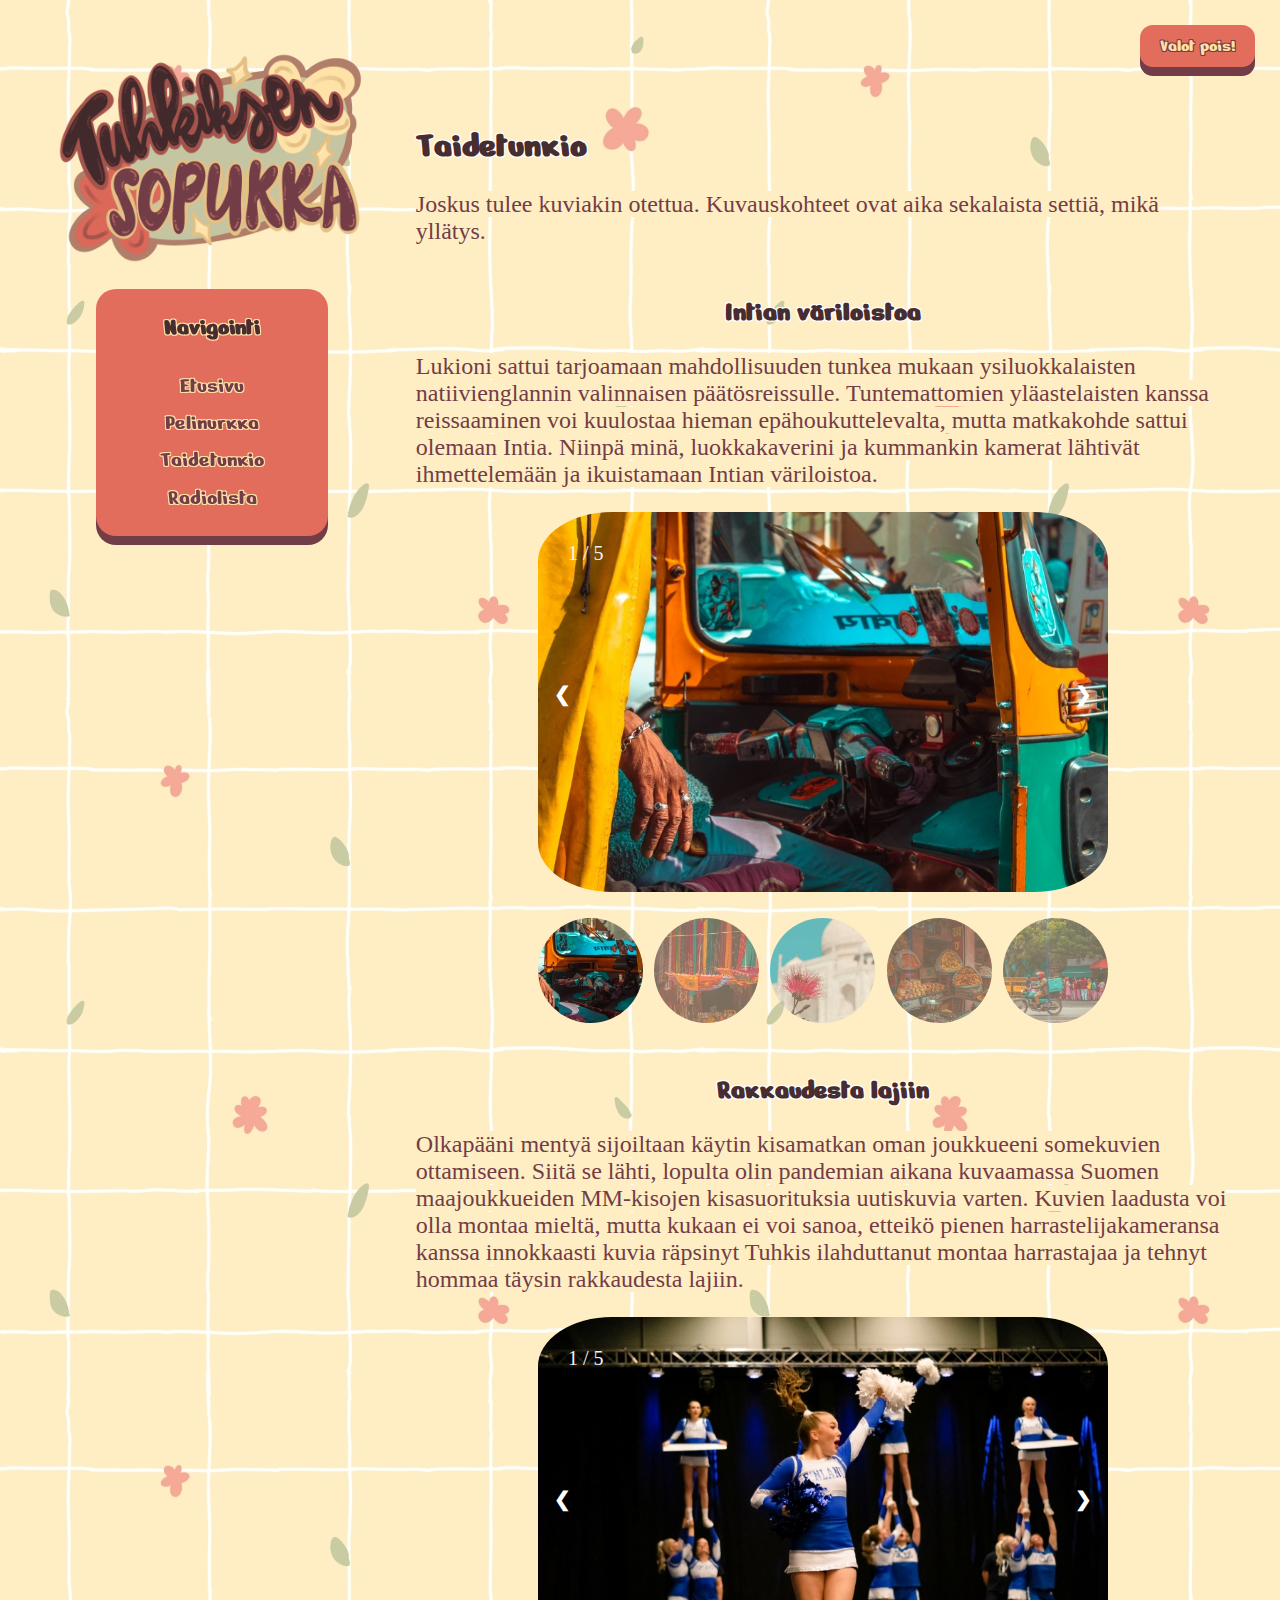
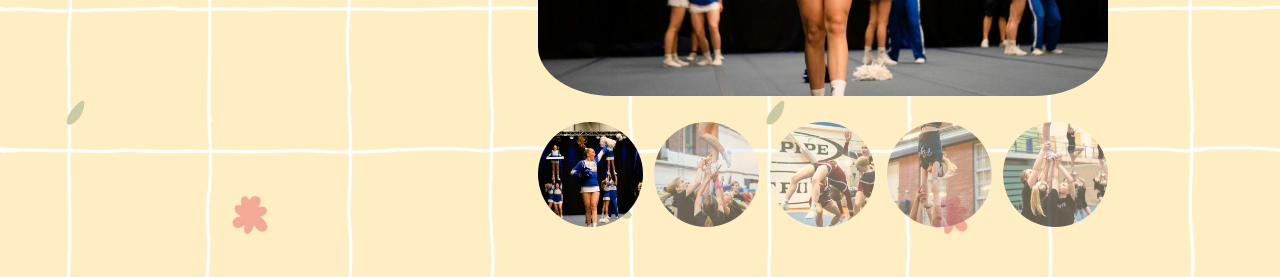
<file: html/taidetunkio.html>
<!DOCTYPE html>
<html lang="fi">
  <head>
    <title>Tuhkiksen sopukka</title>
    <meta charset="utf-8" />
    <meta name="viewport" content="width=device-width, initial-scale=1" />
    <meta name="description" content="Tutustu Tuhkikseen." />
    <meta name="author" content="Venla Tuhkanen" />
    <link id="tyyli" rel="stylesheet" href="../css/tyyli.css" />
    <link id="mobiilityyli" rel="stylesheet" href="../css/mobiilityyli.css" />
    <link id="palkittyyli" rel="stylesheet" href="../css/palkittyyli.css" />
    <link rel="stylesheet" href="../css/taidetyyli.css" />
    <link rel="preconnect" href="https://fonts.googleapis.com" />
    <link rel="preconnect" href="https://fonts.gstatic.com" crossorigin />
    <link
      href="https://fonts.googleapis.com/css2?family=Leckerli+One&family=Nerko+One&display=swap"
      rel="stylesheet"
    />
  </head>
  <body>
    <article id="vasen">
      <img id="logo" src="../img/logo.png" alt="Tuhkiksen sopukka -logo" />
      <nav id="konenavi">
        <h2 id="navigointi">Navigointi</h2>
        <div id="linkit">
          <a href="index.html">Etusivu</a>
          <br />
          <a href="pelinurkka.html">Pelinurkka</a>
          <br />
          <a href="taidetunkio.html">Taidetunkio</a>
          <br />
          <a href="radiolista.html">Radiolista</a>
        </div>
      </nav>
    </article>
    <nav id="mobiilinavi">
      <button id="navinappi" onclick="navigointi()">Navigointi</button>
      <div id="mobiililinkit">
        <a href="index.html">Etusivu</a>
        <br />
        <a href="pelinurkka.html">Pelinurkka</a>
        <br />
        <a href="taidetunkio.html">Taidetunkio</a>
        <br />
        <a href="radiolista.html">Radiolista</a>
      </div>
    </nav>
    <article id="oikea">
      <button id="tummanappi" class="painike" onclick="tummaTila()">
        Valot pois!
      </button>
      <button id="valonappi" class="painike" onclick="valoTila()">
        Valot päälle!
      </button>
      <h1>Taidetunkio</h1>
      <p>
        <span class="teksti">
          Joskus tulee kuviakin otettua. Kuvauskohteet ovat aika sekalaista
          settiä, mikä yllätys.
        </span>
      </p>

      <!-- kuvagalleria 1 -->

      <h2>Intian väriloistoa</h2>
      <p>
        <span class="teksti"
          >Lukioni sattui tarjoamaan mahdollisuuden tunkea mukaan
          ysiluokkalaisten natiivienglannin valinnaisen päätösreissulle.
          Tuntemattomien yläastelaisten kanssa reissaaminen voi kuulostaa hieman
          epähoukuttelevalta, mutta matkakohde sattui olemaan Intia. Niinpä
          minä, luokkakaverini ja kummankin kamerat lähtivät ihmettelemään ja
          ikuistamaan Intian väriloistoa.</span
        >
      </p>
      <div class="galleria">
        <div class="slidet intia">
          <div class="numero intia">1 / 5</div>
          <img src="../img/intia1.jpg" alt="Tuk-tuk-kulkuneuvo" />
        </div>

        <!-- täysikokoiset kuvat ja niiden numerotekstit -->
        <div class="slidet intia">
          <div class="numero intia">2 / 5</div>
          <img
            src="../img/intia2.jpg"
            alt="Myyntikoju, etualalla värikkäitä sateenvarjoja"
          />
        </div>

        <div class="slidet intia">
          <div class="numero intia">3 / 5</div>
          <img
            src="../img/intia3.jpg"
            alt="Hyönteinen kukassa, taustalla Taj Mahal"
          />
        </div>

        <div class="slidet intia">
          <div class="numero intia">4 / 5</div>
          <img src="../img/intia4.jpg" alt="Ruokakoju" />
        </div>

        <div class="slidet intia">
          <div class="numero intia">5 / 5</div>
          <img
            src="../img/intia5.jpg"
            alt="Moottoripyöräilijä ajaa koululaisten ohi"
          />
        </div>

        <!-- painikkeet, joilla liikutaan -->
        <a class="edellinen intia" onclick="liikuIntiaSlide(-1)">&#10094;</a>
        <a class="seuraava intia" onclick="liikuIntiaSlide(1)">&#10095;</a>
        <!-- pikkukuvat -->
        <div class="rivi">
          <div class="sarake">
            <img
              class="pikkukuva intia"
              src="../img/pikkuintia1.jpg"
              onclick="isoIntiaSlide(1)"
              alt="Tuk-tuk-kulkuneuvo"
            />
          </div>

          <div class="sarake">
            <img
              class="pikkukuva intia"
              src="../img/pikkuintia2.jpg"
              onclick="isoIntiaSlide(2)"
              alt="Myyntikoju, etualalla värikkäitä sateenvarjoja"
            />
          </div>

          <div class="sarake">
            <img
              class="pikkukuva intia"
              src="../img/pikkuintia3.jpg"
              onclick="isoIntiaSlide(3)"
              alt="Hyönteinen kukassa, taustalla Taj Mahal"
            />
          </div>

          <div class="sarake">
            <img
              class="pikkukuva intia"
              src="../img/pikkuintia4.jpg"
              onclick="isoIntiaSlide(4)"
              alt="Ruokakoju"
            />
          </div>

          <div class="sarake">
            <img
              class="pikkukuva intia"
              src="../img/pikkuintia5.jpg"
              onclick="isoIntiaSlide(5)"
              alt="Moottoripyöräilijä ajaa koululaisten ohi"
            />
          </div>
        </div>
      </div>

      <h2>Rakkaudesta lajiin</h2>
      <p>
        <span class="teksti"
          >Olkapääni mentyä sijoiltaan käytin kisamatkan oman joukkueeni
          somekuvien ottamiseen. Siitä se lähti, lopulta olin pandemian aikana
          kuvaamassa Suomen maajoukkueiden MM-kisojen kisasuorituksia uutiskuvia
          varten. Kuvien laadusta voi olla montaa mieltä, mutta kukaan ei voi
          sanoa, etteikö pienen harrastelijakameransa kanssa innokkaasti kuvia
          räpsinyt Tuhkis ilahduttanut montaa harrastajaa ja tehnyt hommaa
          täysin rakkaudesta lajiin.</span
        >
      </p>
      <div class="galleria">
        <div class="slidet cheer">
          <div class="numero cheer">1 / 5</div>
          <img
            src="../img/cheer1.jpg"
            alt="Junioreiden sekamaajoukkue tekemässä MM-kisaohjelman huutoa. Etualalla tyttö huiskien kanssa."
          />
        </div>

        <!-- täysikokoiset kuvat ja niiden numerotekstit -->
        <div class="slidet cheer">
          <div class="numero cheer">2 / 5</div>
          <img
            src="../img/cheer2.jpg"
            alt="Cheerleaderit tekemässä stunttia, jossa nostajat pyörittävät yhdellä jalalla seisovaa nousijaa."
          />
        </div>

        <div class="slidet cheer">
          <div class="numero cheer">3 / 5</div>
          <img
            src="../img/cheer3.jpg"
            alt="Cheerleaderit tekemässä stunttia, nostajat valmiina nostamaan akrobaattista liikettä tekevän tytön."
          />
        </div>

        <div class="slidet cheer">
          <div class="numero cheer">4 / 5</div>
          <img
            src="../img/cheer4.jpg"
            alt="Cheerleading-stuntti, jossa käsillä seisova tyttö nostettu korkealle."
          />
        </div>

        <div class="slidet cheer">
          <div class="numero cheer">5 / 5</div>
          <img
            src="../img/cheer5.jpg"
            alt="Cheerleading-joukkueen harjoitukset, ryhmät nostavat yhdellä jalalla seisovia nousijoita."
          />
        </div>

        <!-- painikkeet, joilla liikutaan -->
        <a class="edellinen cheer" onclick="liikuCheerSlide(-1)">&#10094;</a>
        <a class="seuraava cheer" onclick="liikuCheerSlide(1)">&#10095;</a>

        <!-- pikkukuvat -->
        <div class="rivi">
          <div class="sarake">
            <img
              class="pikkukuva cheer"
              src="../img/pikkucheer1.jpg"
              onclick="isoCheerSlide(1)"
              alt="Junioreiden sekamaajoukkue tekemässä MM-kisaohjelman huutoa. Etualalla tyttö huiskien kanssa."
            />
          </div>

          <div class="sarake">
            <img
              class="pikkukuva cheer"
              src="../img/pikkucheer2.jpg"
              onclick="isoCheerSlide(2)"
              alt="Cheerleaderit tekemässä stunttia, jossa nostajat pyörittävät yhdellä jalalla seisovaa nousijaa."
            />
          </div>

          <div class="sarake">
            <img
              class="pikkukuva cheer"
              src="../img/pikkucheer3.jpg"
              onclick="isoCheerSlide(3)"
              alt="Cheerleaderit tekemässä stunttia, nostajat valmiina nostamaan akrobaattista liikettä tekevän tytön."
            />
          </div>

          <div class="sarake">
            <img
              class="pikkukuva cheer"
              src="../img/pikkucheer4.jpg"
              onclick="isoCheerSlide(4)"
              alt="Cheerleading-stuntti, jossa käsillä seisova tyttö nostettu korkealle."
            />
          </div>

          <div class="sarake">
            <img
              class="pikkukuva cheer"
              src="../img/pikkucheer5.jpg"
              onclick="isoCheerSlide(5)"
              alt="Cheerleading-joukkueen harjoitukset, ryhmät nostavat yhdellä jalalla seisovia nousijoita."
            />
          </div>
        </div>
      </div>
    </article>
    <script src="../js/index.js"></script>
  </body>
</html>
</file>
<file: css/tyyli.css>
body {
  color: #723d46;
  font-family: "Pangolin";
  margin: 50px;
  font-weight: 500;
  font-size: 24px;
  background-image: url("../img/tausta.jpg");
}

#vasen {
  max-width: 1000px;
  width: 30%;
  overflow: visible;
  float: left;
  text-align: center;
  position: fixed;
  margin-left: -30px;
}

#logo {
  width: 80%;
  margin-bottom: 20px;
}

nav {
  display: inline-block;
  padding: 0 20px;
  padding-top: 20px;
  font-size: 22px;
  font-family: "Nerko One";
  cursor: pointer;
  outline: none;
  color: #ffe1a8;
  background-color: #e26d5c;
  border: none;
  border-radius: 20px;
  box-shadow: 0 9px #723d46;

  text-align: center;
  padding-bottom: 20px;
  line-height: 170%;
  margin-bottom: 30px;

  font-family: "Nerko One";

  text-shadow: 1px 1px 0 #ffe1a8, -1px 1px 0 #ffe1a8, -1px -1px 0 #ffe1a8,
    1px -1px 0 #ffe1a8;

  width: 50%;
}

#navigointi {
  color: #472d30;
  font-size: 24px;
  margin-top: 0;
  text-shadow: 1px 1px 0 #ffe1a8, -1px 1px 0 #ffe1a8, -1px -1px 0 #ffe1a8,
    1px -1px 0 #ffe1a8;
}

#mobiilinavi {
  display: none;
}

a {
  font-size: 22px;
  text-decoration: none;
  color: #723d46;
}

a:hover {
  color: #472d30;
}

#oikea {
  max-width: 1900px;
  width: 69%;

  float: right;
  vertical-align: top;

  margin-left: 50px;
  margin-bottom: 50px;
  margin-top: 50px;
}

#tummanappi {
  display: block;
  position: absolute;
  top: 25px;
  right: 25px;
}

#valonappi {
  display: none;
  position: absolute;
  top: 25px;
  right: 25px;
}

header {
  text-align: center;
}

h1 {
  font-family: "Nerko One";
  color: #472d30;
  font-size: 36px;

  text-shadow: 1px 1px 0 #ffffff, -1px 1px 0 #ffffff, -1px -1px 0 #ffffff,
    1px -1px 0 #ffffff;
}

h2 {
  font-family: "Nerko One";
  color: #472d30;
  font-size: 28px;
  text-align: center;

  text-shadow: 1px 1px 0 #ffffff, -1px 1px 0 #ffffff, -1px -1px 0 #ffffff,
    1px -1px 0 #ffffff;
}

.teksti {
  background-color: #ffeec4;
  border-radius: 10px;
}

.painike {
  display: inline-block;
  padding: 10px 20px;
  font-size: 18px;
  font-family: "Nerko One";
  cursor: pointer;
  text-align: center;
  outline: none;
  color: #ffe1a8;
  background-color: #e26d5c;
  border: none;
  border-radius: 13px;
  box-shadow: 0 9px #723d46;

  text-shadow: 1px 1px 0 #723d46, -1px 1px 0 #723d46, -1px -1px 0 #723d46,
    1px -1px 0 #723d46;
}

.painike:hover {
  background-color: #ca5948;
}

.painike:active {
  background-color: #e26d5c;
  box-shadow: 0 5px #552a31;
  transform: translateY(4px);
}

.kappale {
  text-align: left;
}

.spotify {
  width: 60%;
  height: 100px;
  border: none;
  border-radius: 12px
}
</file>
<file: css/mobiilityyli.css>
@media screen and (max-width: 700px) {

    #oikea {
        width: 100%;
    }

    #vasen {
        width: 100%;
        position: relative;
    }

    #logo {
        margin-top: 50px;
    }

    #konenavi {
        display: none;
    }

    #mobiilinavi {

        border-radius: 13px;
        box-shadow: 0 9px #723D46;
        background-color: #E26D5C;

        font-size: 24px;
        font-family: "Nerko One";
        color:#472D30;
        line-height: 200%;

        padding: 10px 30px;
        margin-bottom: 20px;
        margin: auto;

        overflow: hidden;

        display: flex;
        align-items: center;
        flex-direction: column;
        justify-content: flex-start;
        }

    #navinappi {
        cursor: pointer;
        outline: none;
        background-color: #E26D5C;
        border: none;

        display: inline-block;

        font-size: 30px;
        font-family: "Nerko One";
        color: #472D30;

        text-shadow:
        1px 1px 0 #FFE1A8,
        -1px 1px 0 #FFE1A8,
        -1px -1px 0 #FFE1A8,
        1px -1px 0 #FFE1A8;
        }

    #mobiililinkit {
        background-color: #FFE1A8;
        padding: 10px;
        border-radius: 13px;
        margin-top: 20px;

        display: none;
    }

    #mobiililinkit a {
        padding: 20px;
    }

    #mobiililinkit a:active {
        color: #301519
    }

    .spotify {
        width: 95%;
    }
}
</file>
<file: css/palkittyyli.css>
.palkit {
    background-color: #C9CBA3;
    border-radius: 20px;
    margin-top: 50px;
    margin-bottom: 50px;

    padding-left: 30px;
    padding-top: 1px;
    padding-bottom: 10px;
    padding-right: 30px;

    color:#FFE1A8;
    font-family: "Nerko One";
    font-size: 20px;
    box-shadow: 0 9px #869469;

}

.palkki {
    width: 0;
    height: 30px;
    text-align: right;
    padding-right: 10px;
    color: #FFE1A8;
    margin: 10px 0;
    position: relative;
}

.palkkiteksti {
    display: none;
    position: absolute;
    right: 10px;
}

#hopottaja {
    background-color: #723d3d;}
#pohtija {
     background-color: #a94e33;}
#taiteilija {
    background-color: #339558;}
#holmoilija {
    background-color: #414663;}

#nappi {
    text-align: center;
    padding-bottom: 20px;
}
</file>
<file: css/pelityyli.css>
.galleria.peli {
  box-sizing: border-box;
  position: relative;
  margin: 50px 20px 50px 20px;
}

.slidet img {
  width: 100%;
}

.slidet {
  background-color: white;
  border-radius: 13%;
  overflow: hidden;
  position: relative;
}

.slidet p {
  padding: 20px;
}

.kuva {
  position: relative;
}

.tekijanoikeudet {
  font-size: 16px;
  position: absolute;
  bottom: -20px;
  right: 10px;
  color: white;

  text-shadow: 1px 1px 0 #723d46, -1px 1px 0 #723d46, -1px -1px 0 #723d46,
    1px -1px 0 #723d46;
}

.pelinimi {
  font-size: 36px;
  color: #723d46;
  text-shadow: 1px 1px 0 #e26d5c, -1px 1px 0 #e26d5c, -1px -1px 0 #e26d5c,
    1px -1px 0 #e26d5c;
  background-color: #c9cba3;
  margin-top: -10px;
  padding: 20px;
}
.pelinimi.zelda {
  font-size: 30px;
}

.edellinen,
.seuraava {
  cursor: pointer;
  position: absolute;
  top: 50%;
  width: auto;
  padding: 16px;
  color: #723d46;
  font-weight: bold;
  font-size: 20px;
  border-radius: 0 3px 3px 0;
  user-select: none;
  -webkit-user-select: none;
  overflow: hidden;
}

.edellinen {
  left: -50px;
}

.seuraava {
  right: -50px;
  border-radius: 3px 0 0 3px;
}

.slidet.peli {
  display: none;
  position: relative;
  overflow: hidden;
  padding-bottom: 20px;
  box-sizing: border-box;
}
</file>
<file: css/taidetyyli.css>
.galleria {
  box-sizing: border-box;
  position: relative;
  margin: 50px 0 50px 0;
}

.slidet img {
  width: 100%;
  border-radius: 13%;
}

.slidet.intia {
  display: none;
  position: relative;
  overflow: hidden;
  padding-bottom: 20px;
  box-sizing: border-box;
}

.pikkukuva.intia {
  cursor: pointer;
  opacity: 0.6;
  width: 100%;
  height: 100%;
  object-fit: cover;
}

.edellinen,
.seuraava {
  cursor: pointer;
  position: absolute;
  top: 40%;
  width: auto;
  padding: 16px;
  margin-top: -50px;
  color: white;
  font-weight: bold;
  font-size: 20px;
  border-radius: 0 3px 3px 0;
  user-select: none;
  -webkit-user-select: none;
  overflow: hidden;
}

.seuraava {
  right: 0;
  border-radius: 3px 0 0 3px;
}

.numero {
  color: #f2f2f2;
  font-size: 20px;
  padding: 30px 30px;
  position: absolute;
  top: 0;
}

.rivi:after {
  content: "";
  display: table;
  clear: both;
}

.sarake {
  float: left;
  width: 18.4%;
  aspect-ratio: 1 / 1;
  position: relative;
  overflow: hidden;
  border-radius: 50%;
  margin-right: 2%;
}

.sarake:last-child {
  margin-right: 0;
}

.active.intia,
.pikkukuva:hover {
  opacity: 1;
}

h2 {
  margin-top: 50px;
}

@media screen and (min-width: 700px) {
  .galleria {
    width: 70%;
    margin: auto;
  }
}

.slidet.cheer {
  display: none;
  position: relative;
  overflow: hidden;
  padding-bottom: 20px;
  box-sizing: border-box;
}

.pikkukuva.cheer {
  cursor: pointer;
  opacity: 0.6;
  width: 100%;
  height: 100%;
  object-fit: cover;
}

.active.cheer,
.pikkukuva:hover {
  opacity: 1;
}
</file>
